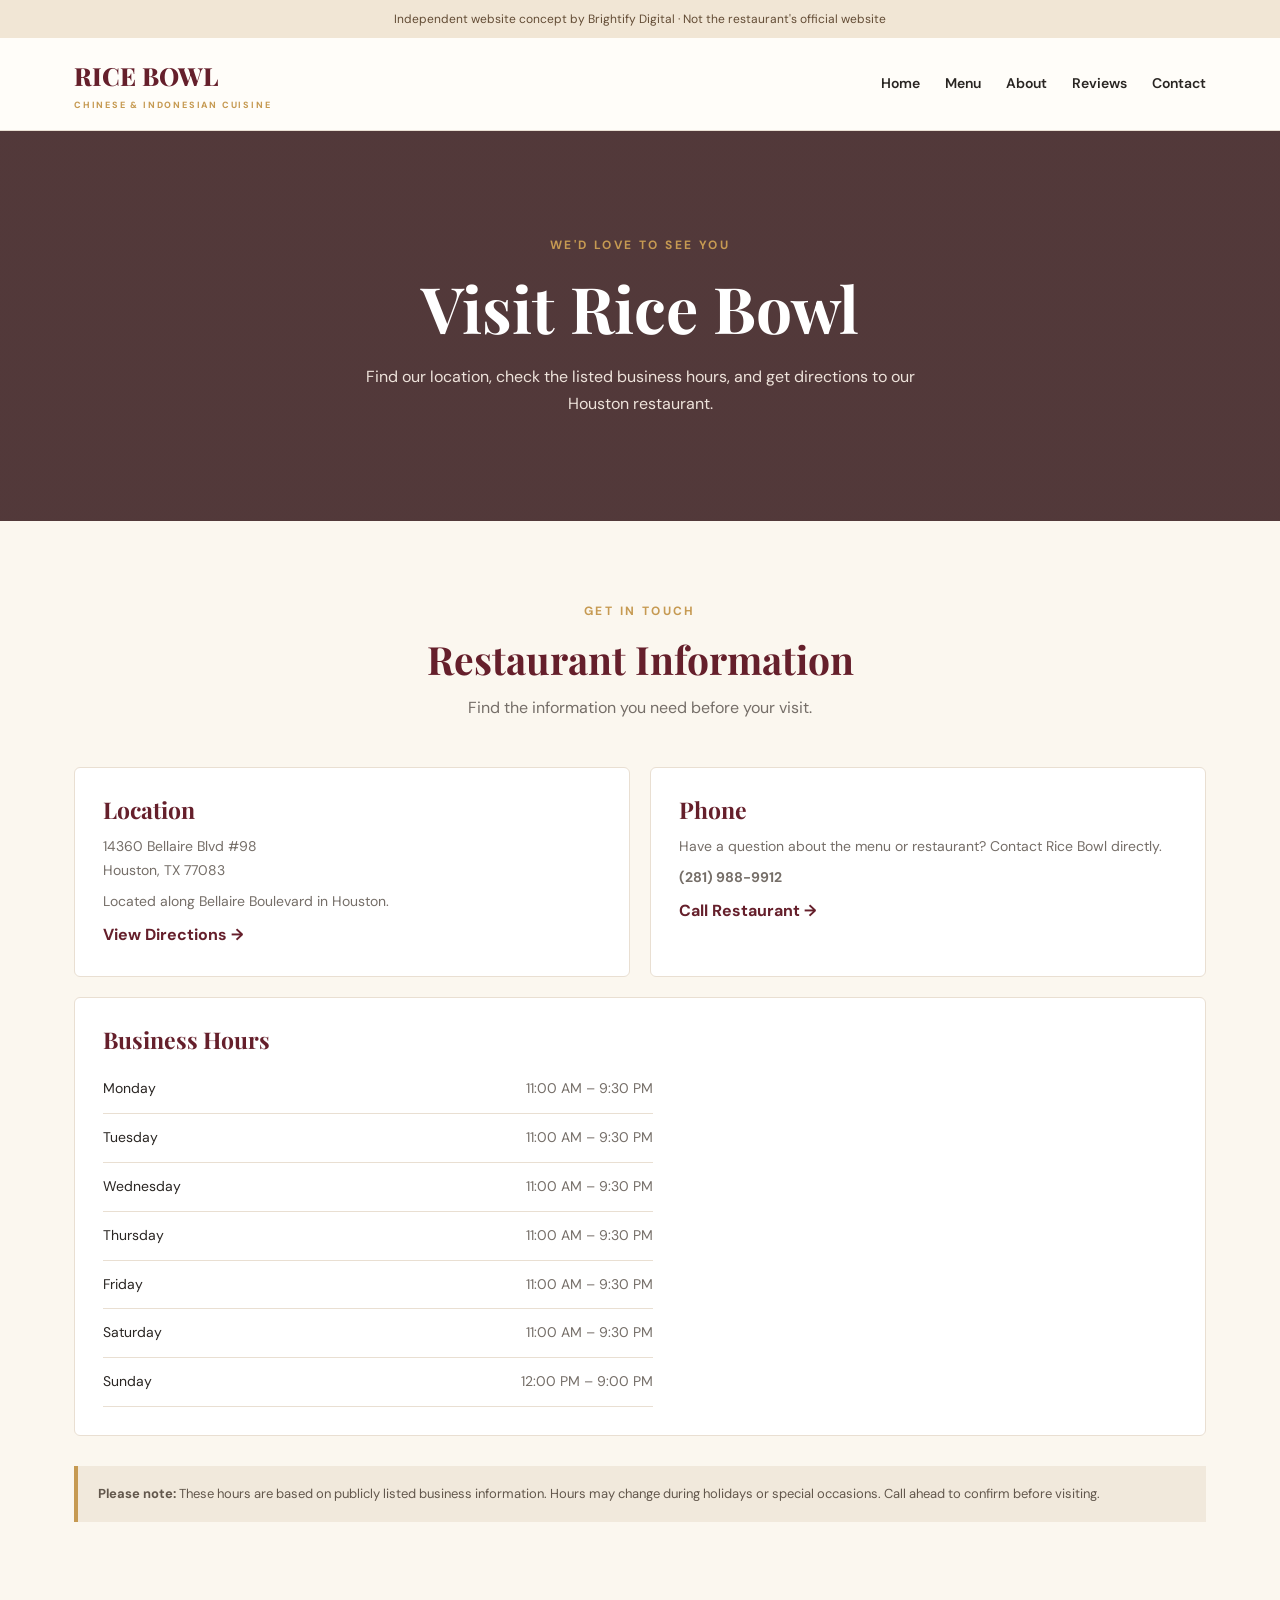
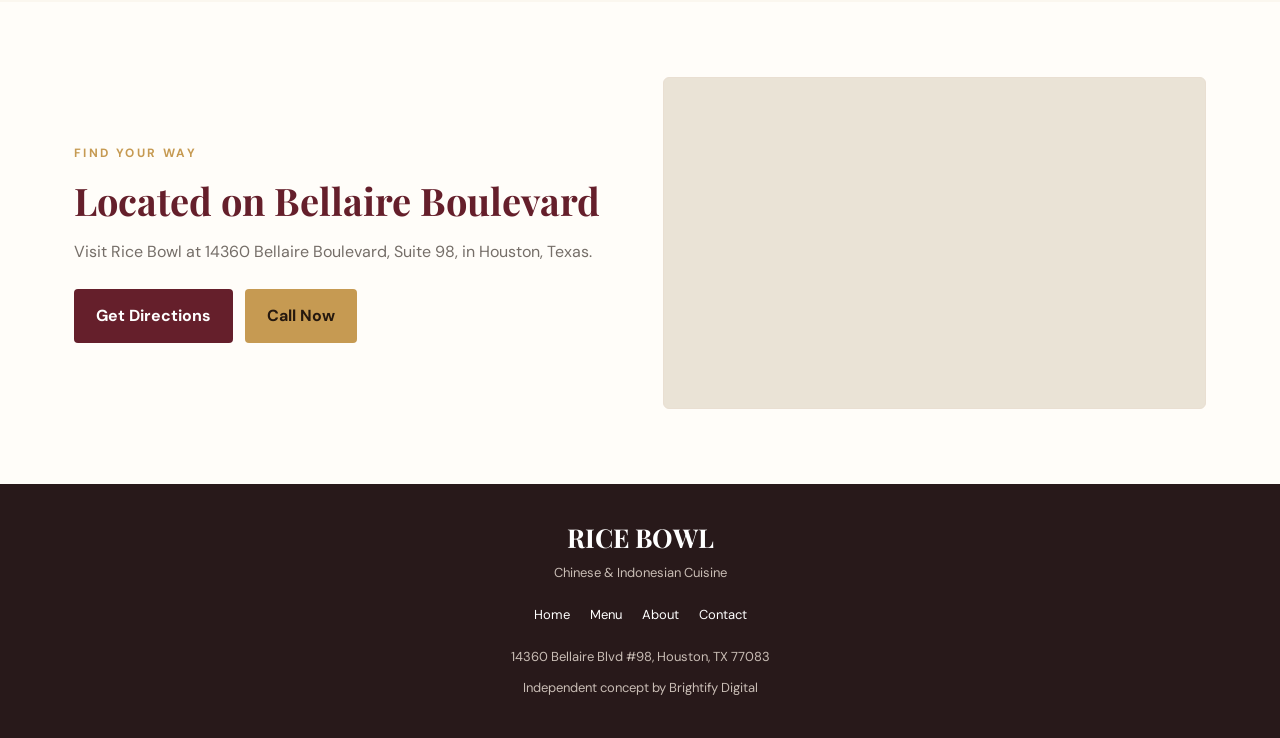
<file: contact.html>
<!DOCTYPE html>
<html lang="en">
<head>
  <meta charset="UTF-8">
  <meta name="viewport" content="width=device-width, initial-scale=1.0">

  <title>Contact & Location | Rice Bowl</title>
  <meta name="description" content="Find Rice Bowl in Houston, Texas. View the restaurant's address, phone number, hours, and directions.">

  <link rel="preconnect" href="https://fonts.googleapis.com">
  <link rel="preconnect" href="https://fonts.gstatic.com" crossorigin>
  <link href="https://fonts.googleapis.com/css2?family=DM+Sans:wght@400;500;600;700&family=Playfair+Display:wght@600;700;800&display=swap" rel="stylesheet">

  <style>
    :root {
      --wine: #651f2b;
      --wine-dark: #42131c;
      --gold: #c69a52;
      --cream: #fbf7ef;
      --paper: #fffdf9;
      --ink: #292522;
      --muted: #756e68;
      --border: #e9dfd2;
    }

    * {
      box-sizing: border-box;
      margin: 0;
      padding: 0;
    }

    html {
      scroll-behavior: smooth;
    }

    body {
      background: var(--cream);
      color: var(--ink);
      font-family: "DM Sans", sans-serif;
      line-height: 1.7;
    }

    a {
      color: inherit;
      text-decoration: none;
    }

    .concept-banner {
      background: #f1e6d5;
      color: #634c35;
      text-align: center;
      padding: 9px 16px;
      font-size: 12px;
    }

    header {
      background: var(--paper);
      border-bottom: 1px solid var(--border);
      position: sticky;
      top: 0;
      z-index: 10;
    }

    .nav {
      max-width: 1180px;
      margin: auto;
      padding: 17px 24px;
      display: flex;
      align-items: center;
      justify-content: space-between;
      gap: 20px;
    }

    .brand {
      color: var(--wine);
      font-family: "Playfair Display", serif;
      font-size: 25px;
      font-weight: 800;
    }

    .brand small {
      display: block;
      color: var(--gold);
      font-family: "DM Sans", sans-serif;
      font-size: 9px;
      letter-spacing: .2em;
    }

    .nav-links {
      display: flex;
      align-items: center;
      gap: 25px;
      font-size: 14px;
      font-weight: 600;
    }

    .nav-links a:hover {
      color: var(--wine);
    }

    .hero {
      min-height: 390px;
      background:
        linear-gradient(rgba(45, 15, 18, .82), rgba(45, 15, 18, .82)),
        url("https://images.unsplash.com/photo-1517248135467-4c7edcad34c4?auto=format&fit=crop&w=1600&q=85")
        center/cover;
      display: flex;
      justify-content: center;
      align-items: center;
      text-align: center;
      color: white;
      padding: 70px 20px;
    }

    .eyebrow {
      color: var(--gold);
      font-size: 12px;
      font-weight: 700;
      letter-spacing: .2em;
      text-transform: uppercase;
      margin-bottom: 14px;
    }

    h1,
    h2,
    h3 {
      font-family: "Playfair Display", serif;
      line-height: 1.2;
    }

    .hero h1 {
      font-size: clamp(42px, 6vw, 64px);
      margin-bottom: 16px;
    }

    .hero p {
      color: #eee3db;
      max-width: 560px;
      margin: auto;
    }

    .section {
      max-width: 1180px;
      margin: auto;
      padding: 80px 24px;
    }

    .section-heading {
      text-align: center;
      max-width: 650px;
      margin: 0 auto 45px;
    }

    .section-heading h2 {
      color: var(--wine);
      font-size: 39px;
      margin-bottom: 12px;
    }

    .section-heading p {
      color: var(--muted);
    }

    .contact-grid {
      display: grid;
      grid-template-columns: repeat(2, 1fr);
      gap: 20px;
    }

    .contact-card {
      background: white;
      border: 1px solid var(--border);
      border-radius: 6px;
      padding: 28px;
    }

    .contact-card h3 {
      color: var(--wine);
      font-size: 23px;
      margin-bottom: 12px;
    }

    .contact-card p {
      color: var(--muted);
      font-size: 14px;
      margin: 7px 0;
    }

    .contact-card a {
      color: var(--wine);
      font-weight: 700;
    }

    .contact-card a:hover {
      text-decoration: underline;
    }

    .hours-card {
      grid-column: 1 / -1;
    }

    .hours-list {
      max-width: 550px;
    }

    .hours-row {
      display: flex;
      justify-content: space-between;
      gap: 20px;
      padding: 12px 0;
      border-bottom: 1px solid var(--border);
      font-size: 14px;
    }

    .hours-row span:last-child {
      color: var(--muted);
      text-align: right;
    }

    .map-section {
      background: var(--paper);
    }

    .map-inner {
      max-width: 1180px;
      margin: auto;
      padding: 75px 24px;
      display: grid;
      grid-template-columns: 1fr 1fr;
      gap: 45px;
      align-items: center;
    }

    .map-inner h2 {
      color: var(--wine);
      font-size: 38px;
      margin-bottom: 15px;
    }

    .map-inner p {
      color: var(--muted);
      margin-bottom: 24px;
    }

    .map-placeholder {
      min-height: 330px;
      border-radius: 6px;
      overflow: hidden;
      border: 1px solid var(--border);
      background: #eae3d6;
    }

    .map-placeholder iframe {
      display: block;
      width: 100%;
      height: 330px;
      border: 0;
    }

    .button {
      display: inline-block;
      background: var(--wine);
      color: white !important;
      padding: 13px 22px;
      border-radius: 4px;
      font-weight: 700;
      transition: .2s;
    }

    .button:hover {
      background: var(--wine-dark);
      transform: translateY(-2px);
      text-decoration: none !important;
    }

    .button-gold {
      background: var(--gold);
      color: #25180e !important;
      margin-left: 8px;
    }

    .button-gold:hover {
      background: #dbb879;
    }

    .notice {
      background: #f1e9dc;
      border-left: 4px solid var(--gold);
      padding: 17px 20px;
      color: #62574c;
      font-size: 13px;
      margin-top: 30px;
    }

    footer {
      background: #28191a;
      color: white;
      text-align: center;
      padding: 38px 20px;
    }

    footer h2 {
      font-size: 26px;
    }

    footer p {
      color: #c9bdb5;
      font-size: 13px;
      margin-top: 9px;
    }

    .footer-links {
      display: flex;
      justify-content: center;
      flex-wrap: wrap;
      gap: 20px;
      margin: 20px 0;
      font-size: 13px;
    }

    @media (max-width: 760px) {
      .nav {
        align-items: flex-start;
        flex-direction: column;
      }

      .nav-links {
        flex-wrap: wrap;
        gap: 14px;
        font-size: 12px;
      }

      .contact-grid,
      .map-inner {
        grid-template-columns: 1fr;
      }

      .hours-card {
        grid-column: auto;
      }

      .section {
        padding: 60px 19px;
      }

      .button-gold {
        margin: 12px 0 0;
      }
    }
  </style>
</head>

<body>

  <!-- Independent concept notice -->
  <div class="concept-banner">
    Independent website concept by Brightify Digital · Not the restaurant's official website
  </div>

  <!-- Navigation -->
  <header>
    <nav class="nav">
      <a href="index.html" class="brand">
        RICE BOWL
        <small>CHINESE & INDONESIAN CUISINE</small>
      </a>

      <div class="nav-links">
        <a href="index.html">Home</a>
        <a href="menu.html">Menu</a>
        <a href="about.html">About</a>
        <a href="index.html#reviews">Reviews</a>
        <a href="contact.html">Contact</a>
      </div>
    </nav>
  </header>

  <main>

    <!-- Hero -->
    <section class="hero">
      <div>
        <div class="eyebrow">We'd Love to See You</div>
        <h1>Visit Rice Bowl</h1>
        <p>
          Find our location, check the listed business hours,
          and get directions to our Houston restaurant.
        </p>
      </div>
    </section>

    <!-- Contact Information -->
    <section class="section">

      <div class="section-heading">
        <div class="eyebrow">Get in Touch</div>
        <h2>Restaurant Information</h2>
        <p>
          Find the information you need before your visit.
        </p>
      </div>

      <div class="contact-grid">

        <article class="contact-card">
          <h3>Location</h3>

          <p>
            14360 Bellaire Blvd #98<br>
            Houston, TX 77083
          </p>

          <p>
            Located along Bellaire Boulevard in Houston.
          </p>

          <a
            href="https://www.google.com/maps/search/?api=1&query=14360+Bellaire+Blvd+%2398+Houston+TX+77083"
            target="_blank"
            rel="noopener noreferrer"
          >
            View Directions →
          </a>
        </article>

        <article class="contact-card">
          <h3>Phone</h3>

          <p>
            Have a question about the menu or restaurant?
            Contact Rice Bowl directly.
          </p>

          <p>
            <strong>(281) 988-9912</strong>
          </p>

          <a href="tel:+12819889912">
            Call Restaurant →
          </a>
        </article>

        <article class="contact-card hours-card">
          <h3>Business Hours</h3>

          <div class="hours-list">

            <div class="hours-row">
              <span>Monday</span>
              <span>11:00 AM – 9:30 PM</span>
            </div>

            <div class="hours-row">
              <span>Tuesday</span>
              <span>11:00 AM – 9:30 PM</span>
            </div>

            <div class="hours-row">
              <span>Wednesday</span>
              <span>11:00 AM – 9:30 PM</span>
            </div>

            <div class="hours-row">
              <span>Thursday</span>
              <span>11:00 AM – 9:30 PM</span>
            </div>

            <div class="hours-row">
              <span>Friday</span>
              <span>11:00 AM – 9:30 PM</span>
            </div>

            <div class="hours-row">
              <span>Saturday</span>
              <span>11:00 AM – 9:30 PM</span>
            </div>

            <div class="hours-row">
              <span>Sunday</span>
              <span>12:00 PM – 9:00 PM</span>
            </div>

          </div>
        </article>

      </div>

      <div class="notice">
        <strong>Please note:</strong>
        These hours are based on publicly listed business information.
        Hours may change during holidays or special occasions.
        Call ahead to confirm before visiting.
      </div>

    </section>

    <!-- Map and Directions -->
    <section class="map-section">
      <div class="map-inner">

        <div>
          <div class="eyebrow">Find Your Way</div>

          <h2>Located on Bellaire Boulevard</h2>

          <p>
            Visit Rice Bowl at 14360 Bellaire Boulevard,
            Suite 98, in Houston, Texas.
          </p>

          <a
            href="https://www.google.com/maps/search/?api=1&query=14360+Bellaire+Blvd+%2398+Houston+TX+77083"
            target="_blank"
            rel="noopener noreferrer"
            class="button"
          >
            Get Directions
          </a>

          <a href="tel:+12819889912" class="button button-gold">
            Call Now
          </a>
        </div>

        <div class="map-placeholder">
          <iframe
            title="Map showing Rice Bowl's location"
            src="https://maps.google.com/maps?q=14360%20Bellaire%20Blvd%20%2398%20Houston%20TX%2077083&t=&z=14&ie=UTF8&iwloc=&output=embed"
            loading="lazy"
            referrerpolicy="no-referrer-when-downgrade"
            allowfullscreen
          ></iframe>
        </div>

      </div>
    </section>

  </main>

  <!-- Footer -->
  <footer>
    <h2>RICE BOWL</h2>

    <p>Chinese & Indonesian Cuisine</p>

    <div class="footer-links">
      <a href="index.html">Home</a>
      <a href="menu.html">Menu</a>
      <a href="about.html">About</a>
      <a href="contact.html">Contact</a>
    </div>

    <p>14360 Bellaire Blvd #98, Houston, TX 77083</p>
    <p>Independent concept by Brightify Digital</p>
  </footer>

</body>
</html>
</file>
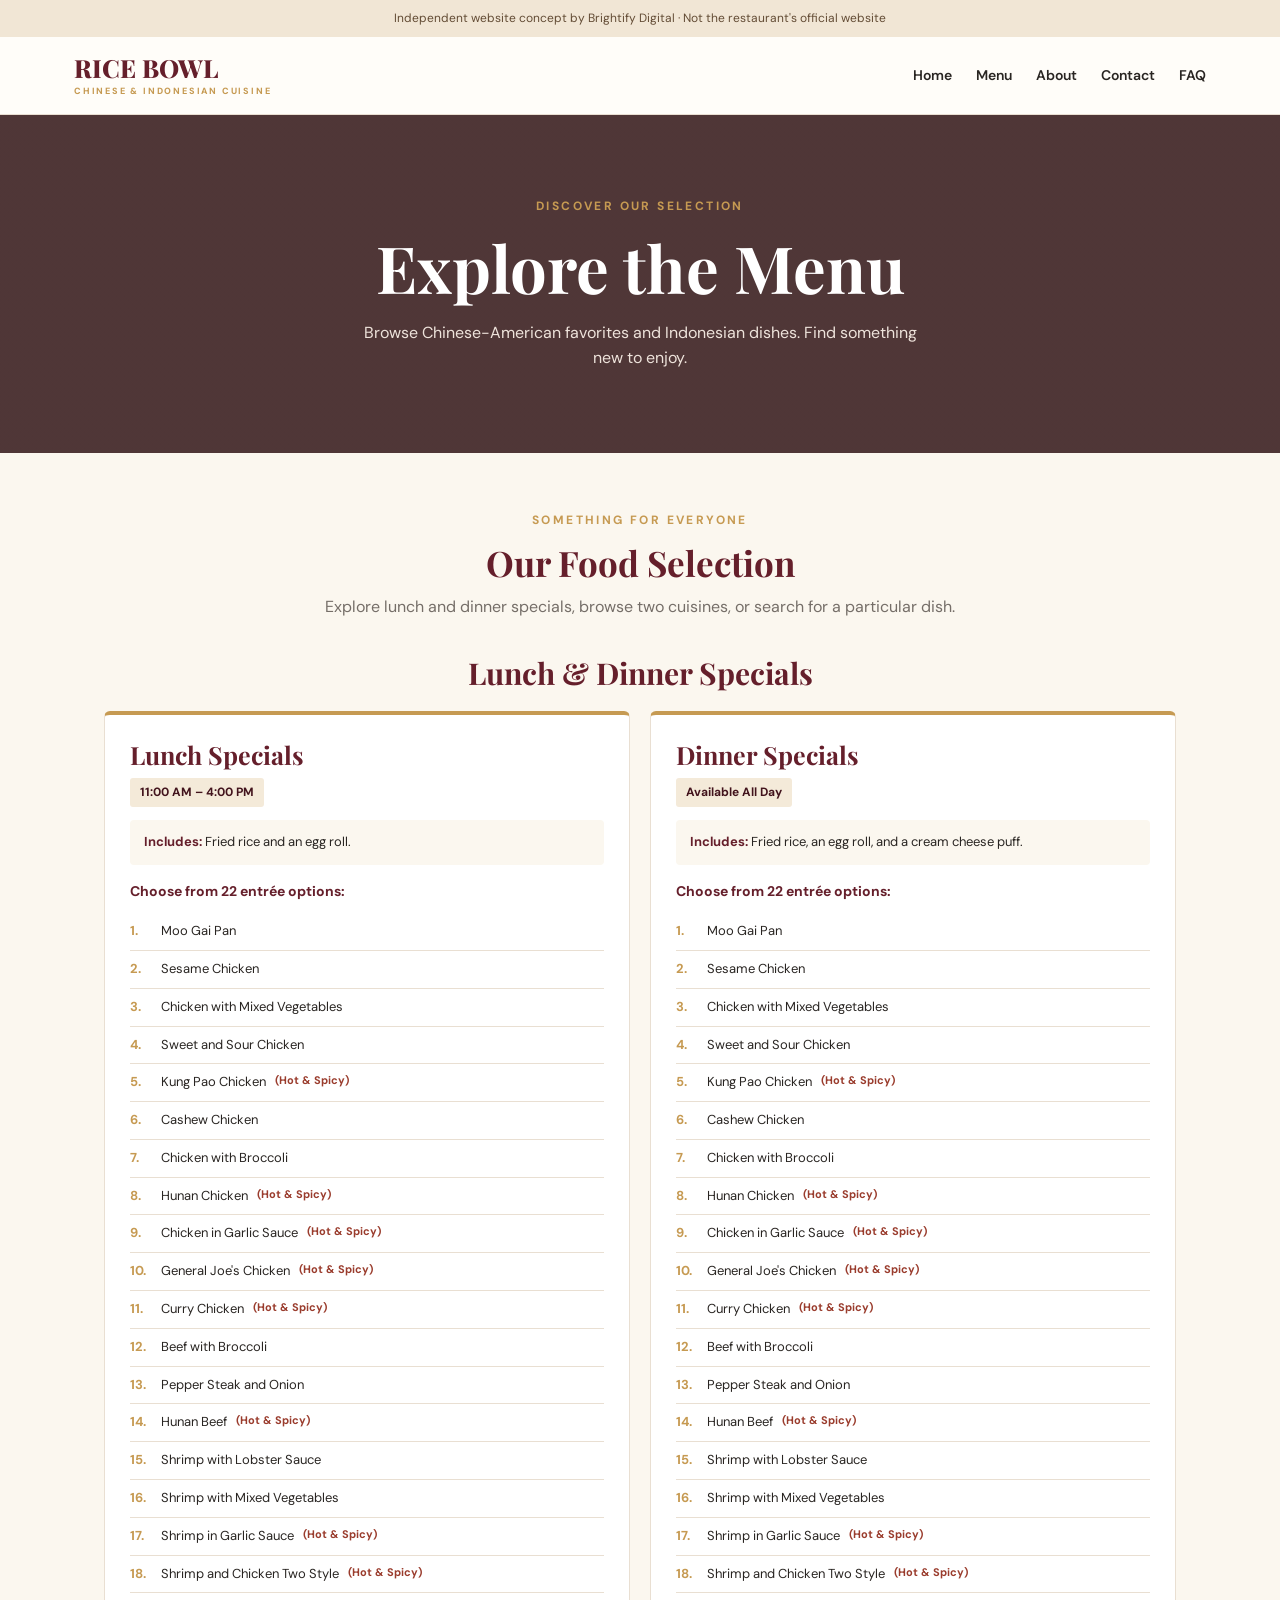
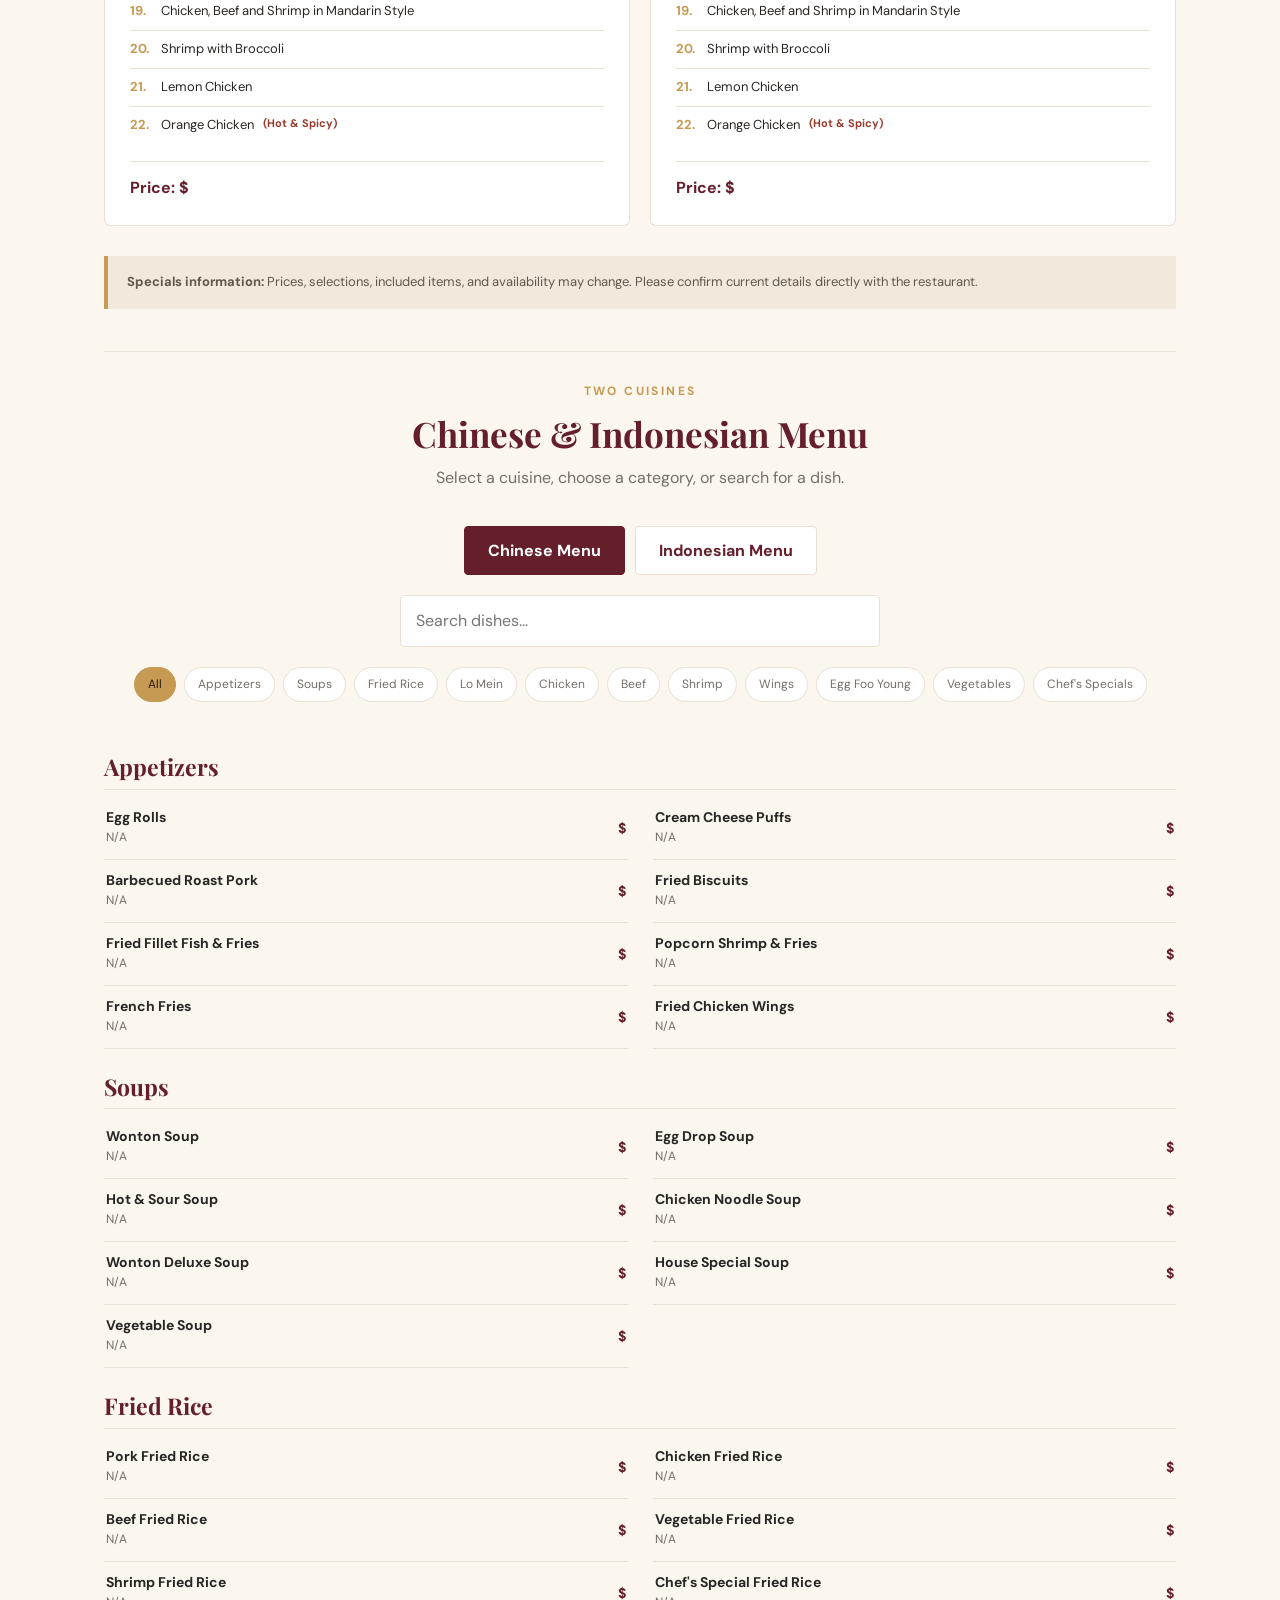
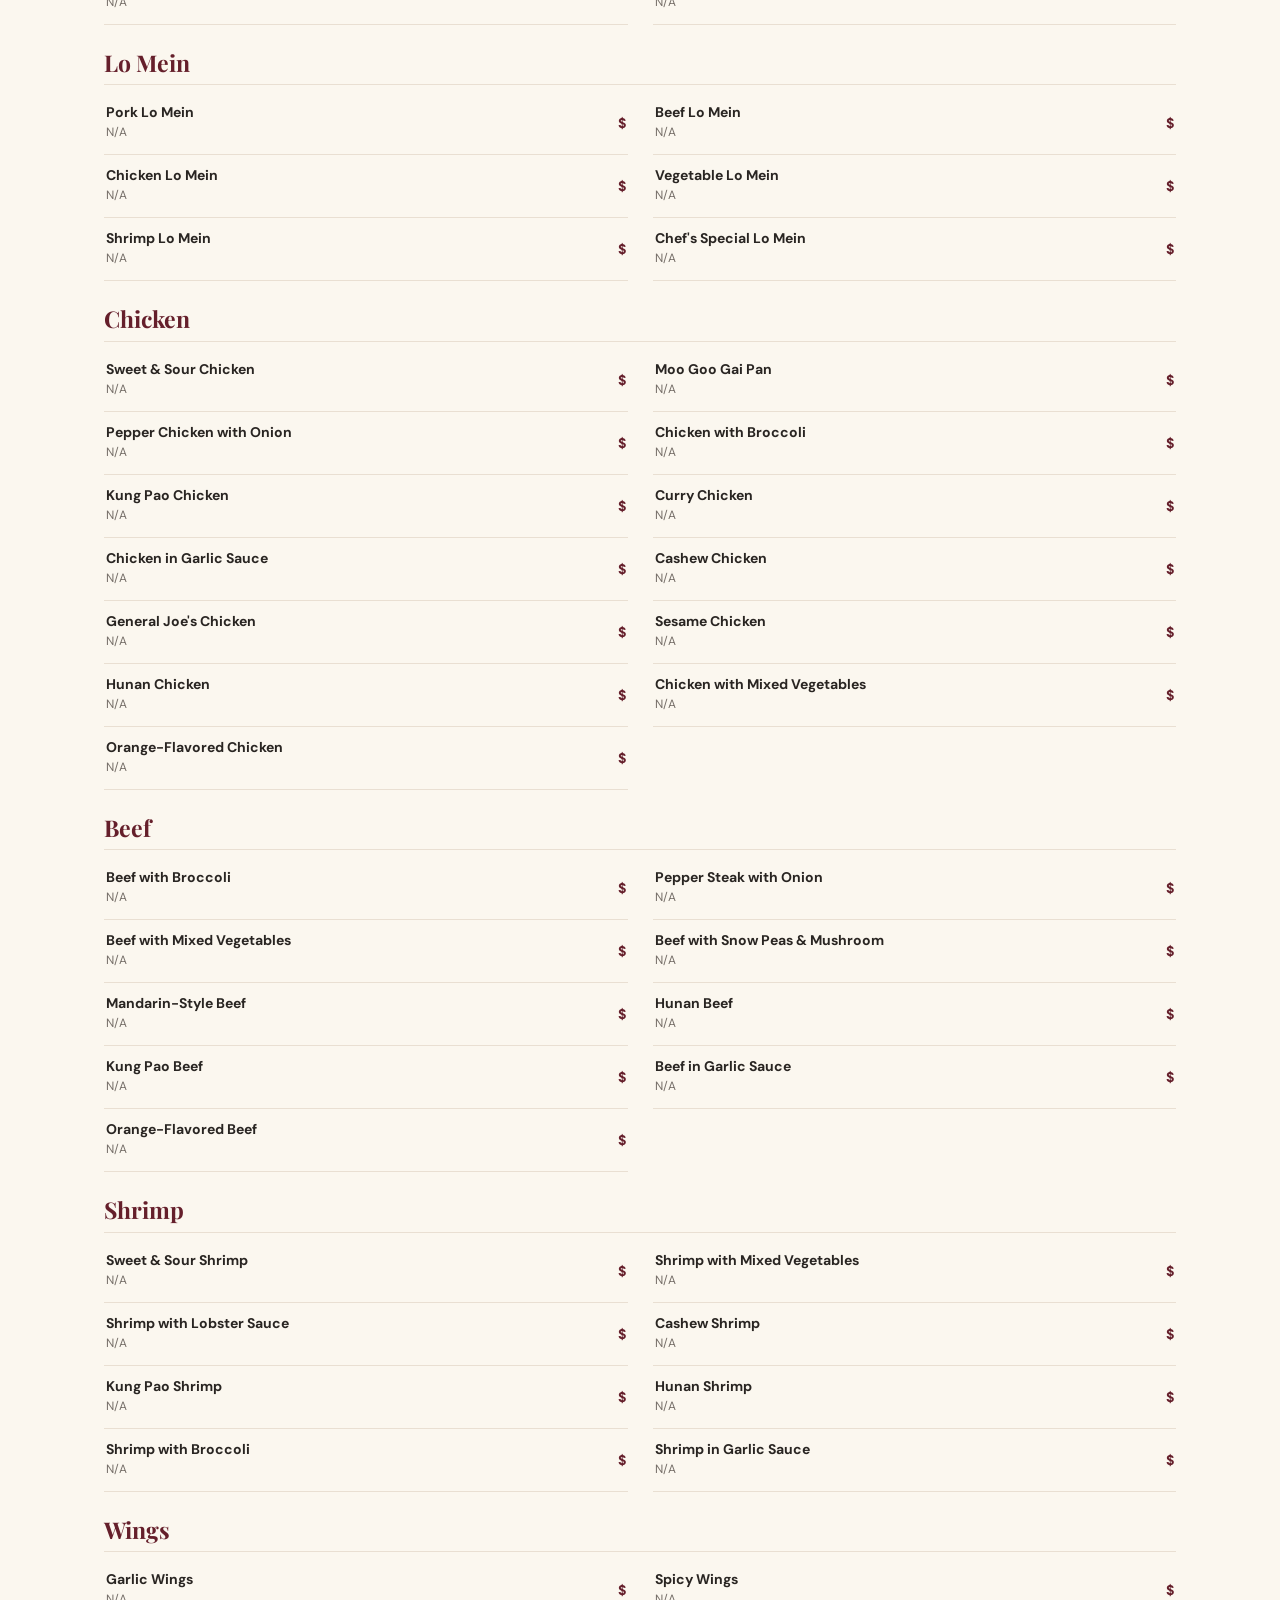
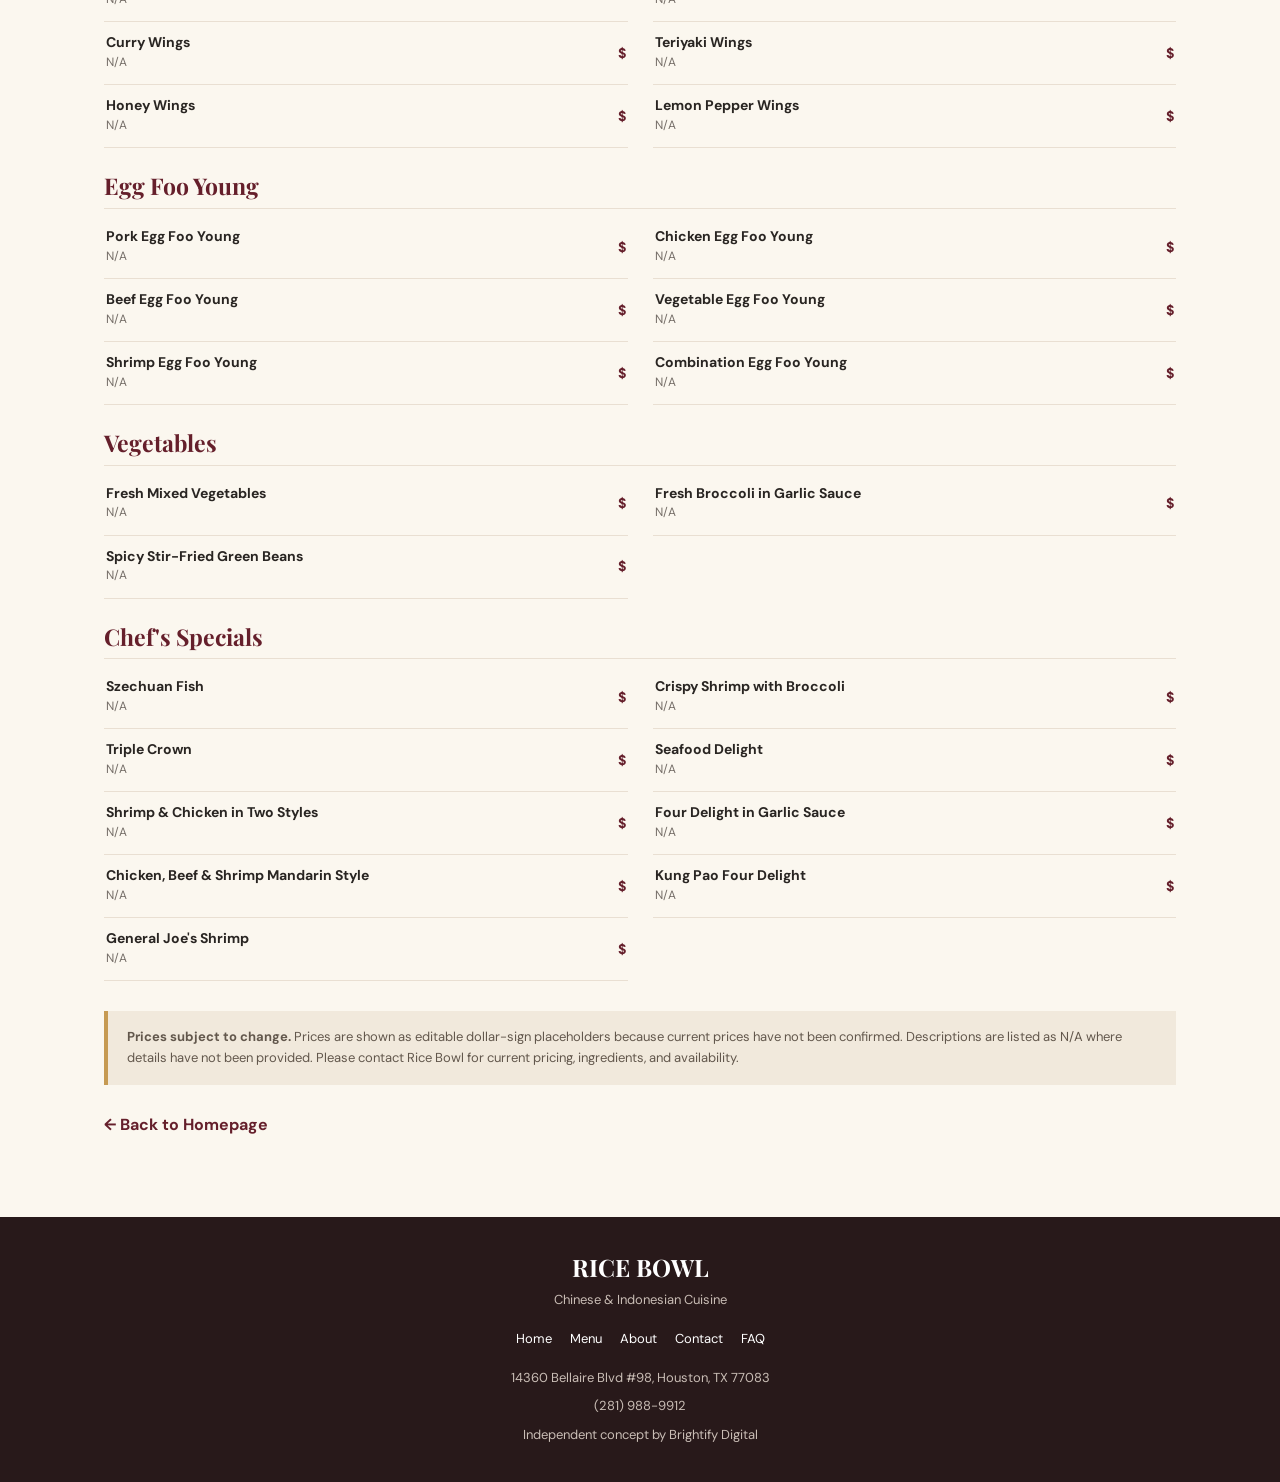
<file: menu.html>
<!DOCTYPE html>
<html lang="en">
<head>
  <meta charset="UTF-8">
  <meta name="viewport" content="width=device-width, initial-scale=1.0">

  <title>Menu | Rice Bowl</title>
  <meta name="description" content="Explore Chinese-American and Indonesian dishes, plus 22 lunch and dinner special options at Rice Bowl in Houston, Texas.">
  <meta name="theme-color" content="#651f2b">

  <link rel="preconnect" href="https://fonts.googleapis.com">
  <link rel="preconnect" href="https://fonts.gstatic.com" crossorigin>
  <link href="https://fonts.googleapis.com/css2?family=DM+Sans:wght@400;500;600;700&family=Playfair+Display:wght@600;700;800&display=swap" rel="stylesheet">

  <style>
    :root {
      --wine: #651f2b;
      --wine-dark: #42131c;
      --gold: #c69a52;
      --cream: #fbf7ef;
      --paper: #fffdf9;
      --ink: #292522;
      --muted: #756e68;
      --border: #e9dfd2;
    }

    * {
      box-sizing: border-box;
      margin: 0;
      padding: 0;
    }

    html {
      scroll-behavior: smooth;
      scroll-padding-top: 100px;
    }

    body {
      background: var(--cream);
      color: var(--ink);
      font-family: "DM Sans", sans-serif;
      line-height: 1.6;
    }

    a {
      color: inherit;
      text-decoration: none;
    }

    button,
    input {
      font: inherit;
    }

    .concept-banner {
      background: #f1e6d5;
      color: #634c35;
      padding: 9px 16px;
      text-align: center;
      font-size: 12px;
    }

    header {
      position: sticky;
      top: 0;
      z-index: 10;
      background: var(--paper);
      border-bottom: 1px solid var(--border);
    }

    .nav {
      max-width: 1180px;
      margin: auto;
      padding: 17px 24px;
      display: flex;
      align-items: center;
      justify-content: space-between;
      gap: 20px;
    }

    .brand {
      color: var(--wine);
      font-family: "Playfair Display", serif;
      font-size: 25px;
      font-weight: 800;
      line-height: 1.1;
    }

    .brand small {
      display: block;
      margin-top: 5px;
      color: var(--gold);
      font-family: "DM Sans", sans-serif;
      font-size: 9px;
      letter-spacing: .2em;
    }

    .nav-links {
      display: flex;
      align-items: center;
      flex-wrap: wrap;
      gap: 24px;
      font-size: 14px;
      font-weight: 600;
    }

    .nav-links a:hover {
      color: var(--wine);
    }

    .page-hero {
      padding: 82px 20px;
      background:
        linear-gradient(rgba(45, 15, 18, .83), rgba(45, 15, 18, .83)),
        url("https://images.unsplash.com/photo-1517248135467-4c7edcad34c4?auto=format&fit=crop&w=1600&q=85")
        center/cover;
      color: white;
      text-align: center;
    }

    .eyebrow {
      margin-bottom: 12px;
      color: var(--gold);
      font-size: 12px;
      font-weight: 700;
      letter-spacing: .2em;
      text-transform: uppercase;
    }

    h1,
    h2,
    h3 {
      font-family: "Playfair Display", serif;
      line-height: 1.2;
    }

    .page-hero h1 {
      margin-bottom: 14px;
      color: white;
      font-size: clamp(42px, 6vw, 65px);
    }

    .page-hero p {
      max-width: 570px;
      margin: auto;
      color: #eee3db;
    }

    .menu-container {
      max-width: 1120px;
      margin: auto;
      padding: 58px 24px 80px;
    }

    .intro {
      max-width: 650px;
      margin: 0 auto 35px;
      text-align: center;
    }

    .intro h2 {
      margin-bottom: 10px;
      color: var(--wine);
      font-size: 35px;
    }

    .intro p {
      color: var(--muted);
    }

    .specials-heading {
      margin-bottom: 20px;
      color: var(--wine);
      text-align: center;
      font-size: 30px;
    }

    .specials-grid {
      display: grid;
      grid-template-columns: repeat(2, minmax(0, 1fr));
      gap: 20px;
      margin-bottom: 25px;
    }

    .special-card {
      padding: 25px;
      background: white;
      border: 1px solid var(--border);
      border-top: 4px solid var(--gold);
      border-radius: 6px;
    }

    .special-card h3 {
      margin-bottom: 8px;
      color: var(--wine);
      font-size: 25px;
    }

    .special-time {
      display: inline-block;
      margin-bottom: 13px;
      padding: 5px 10px;
      background: #f4ead9;
      color: var(--wine-dark);
      border-radius: 3px;
      font-size: 12px;
      font-weight: 700;
    }

    .special-includes {
      margin-bottom: 15px;
      padding: 12px 14px;
      background: #fbf7ef;
      border-radius: 4px;
      color: var(--ink);
      font-size: 13px;
    }

    .special-includes strong {
      color: var(--wine);
    }

    .special-card h4 {
      margin-bottom: 11px;
      color: var(--wine);
      font-size: 14px;
    }

    .special-options {
      display: grid;
      grid-template-columns: 1fr;
      gap: 0;
      list-style: none;
    }

    .special-options li {
      display: flex;
      align-items: flex-start;
      gap: 9px;
      padding: 8px 0;
      border-bottom: 1px solid var(--border);
      font-size: 13px;
    }

    .special-options li:last-child {
      border-bottom: none;
    }

    .option-number {
      min-width: 22px;
      color: var(--gold);
      font-weight: 700;
    }

    .spicy-label {
      color: #9a3c2d;
      font-size: 11px;
      font-weight: 700;
    }

    .special-price {
      margin-top: 17px;
      padding-top: 13px;
      border-top: 1px solid var(--border);
      color: var(--wine);
      font-size: 16px;
      font-weight: 700;
    }

    .menu-divider {
      margin: 42px 0 30px;
      border: 0;
      border-top: 1px solid var(--border);
    }

    .menu-tabs {
      display: flex;
      justify-content: center;
      flex-wrap: wrap;
      gap: 10px;
      margin-bottom: 20px;
    }

    .tab-button {
      padding: 11px 23px;
      background: white;
      color: var(--wine);
      border: 1px solid var(--border);
      border-radius: 4px;
      font-weight: 700;
      cursor: pointer;
    }

    .tab-button.active {
      background: var(--wine);
      color: white;
      border-color: var(--wine);
    }

    .search {
      display: block;
      width: 100%;
      max-width: 480px;
      margin: 0 auto 20px;
      padding: 12px 15px;
      background: white;
      border: 1px solid var(--border);
      border-radius: 4px;
      outline-color: var(--gold);
    }

    .filters {
      display: flex;
      justify-content: center;
      flex-wrap: wrap;
      gap: 8px;
      margin-bottom: 27px;
    }

    .filter {
      padding: 7px 13px;
      background: white;
      color: var(--muted);
      border: 1px solid var(--border);
      border-radius: 30px;
      font-size: 12px;
      cursor: pointer;
    }

    .filter.active {
      background: var(--gold);
      color: #281b10;
      border-color: var(--gold);
    }

    .menu-grid {
      display: grid;
      grid-template-columns: repeat(2, minmax(0, 1fr));
      gap: 0 25px;
    }

    .category-title {
      grid-column: 1 / -1;
      margin-top: 24px;
      margin-bottom: 7px;
      padding-bottom: 8px;
      color: var(--wine);
      border-bottom: 1px solid var(--border);
      font-size: 23px;
    }

    .menu-item {
      display: grid;
      grid-template-columns: minmax(0, 1fr) auto;
      align-items: center;
      gap: 10px;
      padding: 12px 2px;
      border-bottom: 1px solid var(--border);
    }

    .menu-item h3 {
      margin-bottom: 2px;
      color: var(--ink);
      font-family: "DM Sans", sans-serif;
      font-size: 14px;
      font-weight: 700;
    }

    .menu-item p {
      color: var(--muted);
      font-size: 12px;
    }

    .menu-price {
      color: var(--wine);
      font-size: 14px;
      font-weight: 700;
      white-space: nowrap;
    }

    .empty-message {
      grid-column: 1 / -1;
      padding: 25px;
      color: var(--muted);
      text-align: center;
    }

    .notice {
      margin-top: 30px;
      padding: 16px 19px;
      background: #f1e9dc;
      border-left: 4px solid var(--gold);
      color: #62574c;
      font-size: 13px;
    }

    .back-link {
      display: inline-block;
      margin-top: 27px;
      color: var(--wine);
      font-weight: 700;
    }

    footer {
      padding: 36px 20px;
      background: #28191a;
      color: white;
      text-align: center;
    }

    footer h2 {
      color: white;
    }

    footer p {
      margin-top: 8px;
      color: #c9bdb5;
      font-size: 13px;
    }

    .footer-links {
      display: flex;
      justify-content: center;
      flex-wrap: wrap;
      gap: 18px;
      margin: 18px 0;
      font-size: 13px;
    }

    .footer-links a:hover {
      color: var(--gold);
    }

    @media (max-width: 760px) {
      .nav {
        align-items: flex-start;
        flex-direction: column;
      }

      .nav-links {
        gap: 13px;
        font-size: 12px;
      }

      .specials-grid,
      .menu-grid {
        grid-template-columns: 1fr;
      }

      .menu-container {
        padding: 45px 18px 65px;
      }

      .page-hero {
        padding: 65px 18px;
      }
    }
  </style>
</head>

<body>

  <div class="concept-banner">
    Independent website concept by Brightify Digital · Not the restaurant's official website
  </div>

  <header>
    <nav class="nav">
      <a href="index.html" class="brand">
        RICE BOWL
        <small>CHINESE & INDONESIAN CUISINE</small>
      </a>

      <div class="nav-links">
        <a href="index.html">Home</a>
        <a href="menu.html">Menu</a>
        <a href="about.html">About</a>
        <a href="contact.html">Contact</a>
        <a href="index.html#faq">FAQ</a>
      </div>
    </nav>
  </header>

  <section class="page-hero">
    <div class="eyebrow">Discover Our Selection</div>
    <h1>Explore the Menu</h1>
    <p>
      Browse Chinese-American favorites and Indonesian dishes.
      Find something new to enjoy.
    </p>
  </section>

  <main class="menu-container">

    <div class="intro">
      <div class="eyebrow">Something for Everyone</div>
      <h2>Our Food Selection</h2>
      <p>
        Explore lunch and dinner specials, browse two cuisines,
        or search for a particular dish.
      </p>
    </div>

    <h2 class="specials-heading">Lunch & Dinner Specials</h2>

    <div class="specials-grid">

      <article class="special-card">
        <h3>Lunch Specials</h3>
        <span class="special-time">11:00 AM – 4:00 PM</span>

        <div class="special-includes">
          <strong>Includes:</strong> Fried rice and an egg roll.
        </div>

        <h4>Choose from 22 entrée options:</h4>

        <ol class="special-options">
          <li><span class="option-number">1.</span> Moo Gai Pan</li>
          <li><span class="option-number">2.</span> Sesame Chicken</li>
          <li><span class="option-number">3.</span> Chicken with Mixed Vegetables</li>
          <li><span class="option-number">4.</span> Sweet and Sour Chicken</li>
          <li><span class="option-number">5.</span> Kung Pao Chicken <span class="spicy-label">(Hot & Spicy)</span></li>
          <li><span class="option-number">6.</span> Cashew Chicken</li>
          <li><span class="option-number">7.</span> Chicken with Broccoli</li>
          <li><span class="option-number">8.</span> Hunan Chicken <span class="spicy-label">(Hot & Spicy)</span></li>
          <li><span class="option-number">9.</span> Chicken in Garlic Sauce <span class="spicy-label">(Hot & Spicy)</span></li>
          <li><span class="option-number">10.</span> General Joe's Chicken <span class="spicy-label">(Hot & Spicy)</span></li>
          <li><span class="option-number">11.</span> Curry Chicken <span class="spicy-label">(Hot & Spicy)</span></li>
          <li><span class="option-number">12.</span> Beef with Broccoli</li>
          <li><span class="option-number">13.</span> Pepper Steak and Onion</li>
          <li><span class="option-number">14.</span> Hunan Beef <span class="spicy-label">(Hot & Spicy)</span></li>
          <li><span class="option-number">15.</span> Shrimp with Lobster Sauce</li>
          <li><span class="option-number">16.</span> Shrimp with Mixed Vegetables</li>
          <li><span class="option-number">17.</span> Shrimp in Garlic Sauce <span class="spicy-label">(Hot & Spicy)</span></li>
          <li><span class="option-number">18.</span> Shrimp and Chicken Two Style <span class="spicy-label">(Hot & Spicy)</span></li>
          <li><span class="option-number">19.</span> Chicken, Beef and Shrimp in Mandarin Style</li>
          <li><span class="option-number">20.</span> Shrimp with Broccoli</li>
          <li><span class="option-number">21.</span> Lemon Chicken</li>
          <li><span class="option-number">22.</span> Orange Chicken <span class="spicy-label">(Hot & Spicy)</span></li>
        </ol>

        <div class="special-price">Price: $</div>
      </article>

      <article class="special-card">
        <h3>Dinner Specials</h3>
        <span class="special-time">Available All Day</span>

        <div class="special-includes">
          <strong>Includes:</strong> Fried rice, an egg roll, and a cream cheese puff.
        </div>

        <h4>Choose from 22 entrée options:</h4>

        <ol class="special-options">
          <li><span class="option-number">1.</span> Moo Gai Pan</li>
          <li><span class="option-number">2.</span> Sesame Chicken</li>
          <li><span class="option-number">3.</span> Chicken with Mixed Vegetables</li>
          <li><span class="option-number">4.</span> Sweet and Sour Chicken</li>
          <li><span class="option-number">5.</span> Kung Pao Chicken <span class="spicy-label">(Hot & Spicy)</span></li>
          <li><span class="option-number">6.</span> Cashew Chicken</li>
          <li><span class="option-number">7.</span> Chicken with Broccoli</li>
          <li><span class="option-number">8.</span> Hunan Chicken <span class="spicy-label">(Hot & Spicy)</span></li>
          <li><span class="option-number">9.</span> Chicken in Garlic Sauce <span class="spicy-label">(Hot & Spicy)</span></li>
          <li><span class="option-number">10.</span> General Joe's Chicken <span class="spicy-label">(Hot & Spicy)</span></li>
          <li><span class="option-number">11.</span> Curry Chicken <span class="spicy-label">(Hot & Spicy)</span></li>
          <li><span class="option-number">12.</span> Beef with Broccoli</li>
          <li><span class="option-number">13.</span> Pepper Steak and Onion</li>
          <li><span class="option-number">14.</span> Hunan Beef <span class="spicy-label">(Hot & Spicy)</span></li>
          <li><span class="option-number">15.</span> Shrimp with Lobster Sauce</li>
          <li><span class="option-number">16.</span> Shrimp with Mixed Vegetables</li>
          <li><span class="option-number">17.</span> Shrimp in Garlic Sauce <span class="spicy-label">(Hot & Spicy)</span></li>
          <li><span class="option-number">18.</span> Shrimp and Chicken Two Style <span class="spicy-label">(Hot & Spicy)</span></li>
          <li><span class="option-number">19.</span> Chicken, Beef and Shrimp in Mandarin Style</li>
          <li><span class="option-number">20.</span> Shrimp with Broccoli</li>
          <li><span class="option-number">21.</span> Lemon Chicken</li>
          <li><span class="option-number">22.</span> Orange Chicken <span class="spicy-label">(Hot & Spicy)</span></li>
        </ol>

        <div class="special-price">Price: $</div>
      </article>

    </div>

    <div class="notice">
      <strong>Specials information:</strong>
      Prices, selections, included items, and availability may change.
      Please confirm current details directly with the restaurant.
    </div>

    <hr class="menu-divider">

    <div class="intro">
      <div class="eyebrow">Two Cuisines</div>
      <h2>Chinese & Indonesian Menu</h2>
      <p>
        Select a cuisine, choose a category, or search for a dish.
      </p>
    </div>

    <div class="menu-tabs">
      <button class="tab-button active" data-menu="chinese">
        Chinese Menu
      </button>

      <button class="tab-button" data-menu="indonesian">
        Indonesian Menu
      </button>
    </div>

    <input
      id="search"
      class="search"
      type="search"
      placeholder="Search dishes..."
      aria-label="Search dishes"
    >

    <div class="filters" id="filters"></div>

    <div class="menu-grid" id="menu-grid"></div>

    <div class="notice">
      <strong>Prices subject to change.</strong>
      Prices are shown as editable dollar-sign placeholders because
      current prices have not been confirmed. Descriptions are listed
      as N/A where details have not been provided. Please contact Rice
      Bowl for current pricing, ingredients, and availability.
    </div>

    <a href="index.html" class="back-link">← Back to Homepage</a>

  </main>

  <footer>
    <h2>RICE BOWL</h2>
    <p>Chinese & Indonesian Cuisine</p>

    <div class="footer-links">
      <a href="index.html">Home</a>
      <a href="menu.html">Menu</a>
      <a href="about.html">About</a>
      <a href="contact.html">Contact</a>
      <a href="index.html#faq">FAQ</a>
    </div>

    <p>14360 Bellaire Blvd #98, Houston, TX 77083</p>
    <p>(281) 988-9912</p>
    <p>Independent concept by Brightify Digital</p>
  </footer>

  <script>
    const menus = {
      chinese: {
        "Appetizers": [
          "Egg Rolls",
          "Cream Cheese Puffs",
          "Barbecued Roast Pork",
          "Fried Biscuits",
          "Fried Fillet Fish & Fries",
          "Popcorn Shrimp & Fries",
          "French Fries",
          "Fried Chicken Wings"
        ],

        "Soups": [
          "Wonton Soup",
          "Egg Drop Soup",
          "Hot & Sour Soup",
          "Chicken Noodle Soup",
          "Wonton Deluxe Soup",
          "House Special Soup",
          "Vegetable Soup"
        ],

        "Fried Rice": [
          "Pork Fried Rice",
          "Chicken Fried Rice",
          "Beef Fried Rice",
          "Vegetable Fried Rice",
          "Shrimp Fried Rice",
          "Chef's Special Fried Rice"
        ],

        "Lo Mein": [
          "Pork Lo Mein",
          "Beef Lo Mein",
          "Chicken Lo Mein",
          "Vegetable Lo Mein",
          "Shrimp Lo Mein",
          "Chef's Special Lo Mein"
        ],

        "Chicken": [
          "Sweet & Sour Chicken",
          "Moo Goo Gai Pan",
          "Pepper Chicken with Onion",
          "Chicken with Broccoli",
          "Kung Pao Chicken",
          "Curry Chicken",
          "Chicken in Garlic Sauce",
          "Cashew Chicken",
          "General Joe's Chicken",
          "Sesame Chicken",
          "Hunan Chicken",
          "Chicken with Mixed Vegetables",
          "Orange-Flavored Chicken"
        ],

        "Beef": [
          "Beef with Broccoli",
          "Pepper Steak with Onion",
          "Beef with Mixed Vegetables",
          "Beef with Snow Peas & Mushroom",
          "Mandarin-Style Beef",
          "Hunan Beef",
          "Kung Pao Beef",
          "Beef in Garlic Sauce",
          "Orange-Flavored Beef"
        ],

        "Shrimp": [
          "Sweet & Sour Shrimp",
          "Shrimp with Mixed Vegetables",
          "Shrimp with Lobster Sauce",
          "Cashew Shrimp",
          "Kung Pao Shrimp",
          "Hunan Shrimp",
          "Shrimp with Broccoli",
          "Shrimp in Garlic Sauce"
        ],

        "Wings": [
          "Garlic Wings",
          "Spicy Wings",
          "Curry Wings",
          "Teriyaki Wings",
          "Honey Wings",
          "Lemon Pepper Wings"
        ],

        "Egg Foo Young": [
          "Pork Egg Foo Young",
          "Chicken Egg Foo Young",
          "Beef Egg Foo Young",
          "Vegetable Egg Foo Young",
          "Shrimp Egg Foo Young",
          "Combination Egg Foo Young"
        ],

        "Vegetables": [
          "Fresh Mixed Vegetables",
          "Fresh Broccoli in Garlic Sauce",
          "Spicy Stir-Fried Green Beans"
        ],

        "Chef's Specials": [
          "Szechuan Fish",
          "Crispy Shrimp with Broccoli",
          "Triple Crown",
          "Seafood Delight",
          "Shrimp & Chicken in Two Styles",
          "Four Delight in Garlic Sauce",
          "Chicken, Beef & Shrimp Mandarin Style",
          "Kung Pao Four Delight",
          "General Joe's Shrimp"
        ]
      },

      indonesian: {
        "Appetizers & Sides": [
          "Pangsit Goreng",
          "Empek-Empek",
          "Tahu Goreng",
          "Lalap",
          "Telor Balado",
          "Emping",
          "Kerupuk"
        ],

        "Soups & Salads": [
          "Gado Gado",
          "Asinan Bogor",
          "Soto Betawi",
          "Sayur Asem",
          "Soto Ayam"
        ],

        "Rice & Noodles": [
          "Bakmie Ayam",
          "Bakmie Udang",
          "Nasi Goreng Ayam Udang",
          "Mie Goreng",
          "Kwetiau Siram",
          "Kwetiau Goreng"
        ],

        "Beef & Satay": [
          "Empal Sapi",
          "Sate Sapi",
          "Rendang Sapi"
        ],

        "Chicken": [
          "Sate Ayam",
          "Ayam Panggang Bumbu Cabe",
          "Ayam Goreng Kuning",
          "Ayam Goreng Mentega"
        ],

        "Seafood": [
          "Ikan Goreng",
          "Ikan Goreng Tepung Asem Manis",
          "Udang Goreng Tepung Saus Mentega"
        ],

        "Vegetables & Other Dishes": [
          "Pu Yung Hai",
          "Cap Cai",
          "Cah Kangkung",
          "Cah Buncis",
          "Sambal Goreng Kentang Buncis"
        ],

        "Drinks": [
          "Es Kelapa"
        ]
      }
    };

    const grid = document.getElementById("menu-grid");
    const filters = document.getElementById("filters");
    const search = document.getElementById("search");
    const tabs = document.querySelectorAll(".tab-button");

    let activeMenu = "chinese";
    let activeCategory = "All";

    function renderFilters() {
      filters.innerHTML = "";

      const categories = [
        "All",
        ...Object.keys(menus[activeMenu])
      ];

      categories.forEach(category => {
        const button = document.createElement("button");

        button.className =
          "filter" +
          (category === activeCategory ? " active" : "");

        button.textContent = category;

        button.addEventListener("click", () => {
          activeCategory = category;
          renderFilters();
          renderMenu();
        });

        filters.appendChild(button);
      });
    }

    function renderMenu() {
      const query = search.value.toLowerCase().trim();

      grid.innerHTML = "";

      Object.entries(menus[activeMenu]).forEach(
        ([category, items]) => {

          if (
            activeCategory !== "All" &&
            activeCategory !== category
          ) {
            return;
          }

          const results = items.filter(item =>
            item.toLowerCase().includes(query)
          );

          if (!results.length) return;

          const heading = document.createElement("h2");
          heading.className = "category-title";
          heading.textContent = category;

          grid.appendChild(heading);

          results.forEach(item => {
            const row = document.createElement("article");
            row.className = "menu-item";

            const details = document.createElement("div");

            const title = document.createElement("h3");
            title.textContent = item;

            const description = document.createElement("p");
            description.textContent = "N/A";

            const price = document.createElement("span");
            price.className = "menu-price";
            price.textContent = "$";

            details.appendChild(title);
            details.appendChild(description);

            row.appendChild(details);
            row.appendChild(price);

            grid.appendChild(row);
          });
        }
      );

      if (!grid.children.length) {
        const empty = document.createElement("p");
        empty.className = "empty-message";
        empty.textContent = "No matching dishes found.";
        grid.appendChild(empty);
      }
    }

    tabs.forEach(tab => {
      tab.addEventListener("click", () => {
        activeMenu = tab.dataset.menu;
        activeCategory = "All";

        tabs.forEach(button => {
          button.classList.remove("active");
        });

        tab.classList.add("active");

        renderFilters();
        renderMenu();
      });
    });

    search.addEventListener("input", renderMenu);

    renderFilters();
    renderMenu();
  </script>

</body>
</html>
</file>
